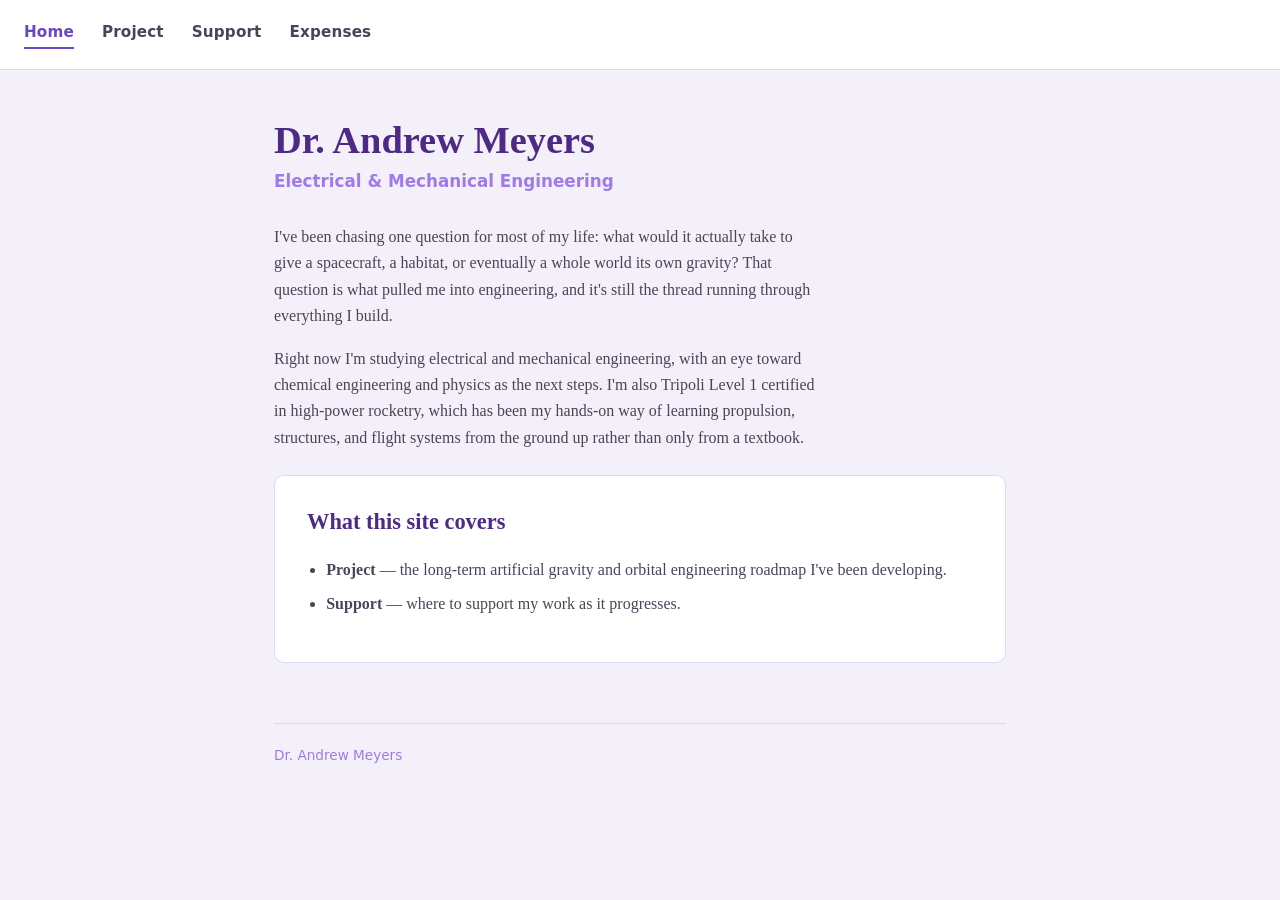
<file: index.html>
<!DOCTYPE html>
<html lang="en">
<head>
  <meta charset="UTF-8">
  <meta name="viewport" content="width=device-width, initial-scale=1.0">
  <title>Dr. Andrew Meyers</title>
  <link rel="stylesheet" href="style.css">
</head>
<body>

  <nav class="site-nav">
    <a href="index.html" aria-current="page">Home</a>
    <a href="project.html">Project</a>
    <a href="support.html">Support</a>
    <a href="expenses.html">Expenses</a>
  </nav>

  <main class="wrap">
    <h1>Dr. Andrew Meyers</h1>
    <p class="eyebrow">Electrical &amp; Mechanical Engineering</p>

    <p>
      I've been chasing one question for most of my life: what would it actually
      take to give a spacecraft, a habitat, or eventually a whole world its own
      gravity? That question is what pulled me into engineering, and it's still
      the thread running through everything I build.
    </p>

    <p>
      Right now I'm studying electrical and mechanical engineering, with an eye
      toward chemical engineering and physics as the next steps. I'm also
      Tripoli Level 1 certified in high-power rocketry, which has been my
      hands-on way of learning propulsion, structures, and flight systems from
      the ground up rather than only from a textbook.
    </p>

    <div class="panel">
      <h2 style="margin-top:0;">What this site covers</h2>
      <ul class="plain">
        <li><strong>Project</strong> — the long-term artificial gravity and
          orbital engineering roadmap I've been developing.</li>
        <li><strong>Support</strong> — where to support my work as it
          progresses.</li>
      </ul>
    </div>

    <footer>Dr. Andrew Meyers</footer>
  </main>

</body>
</html>
</file>
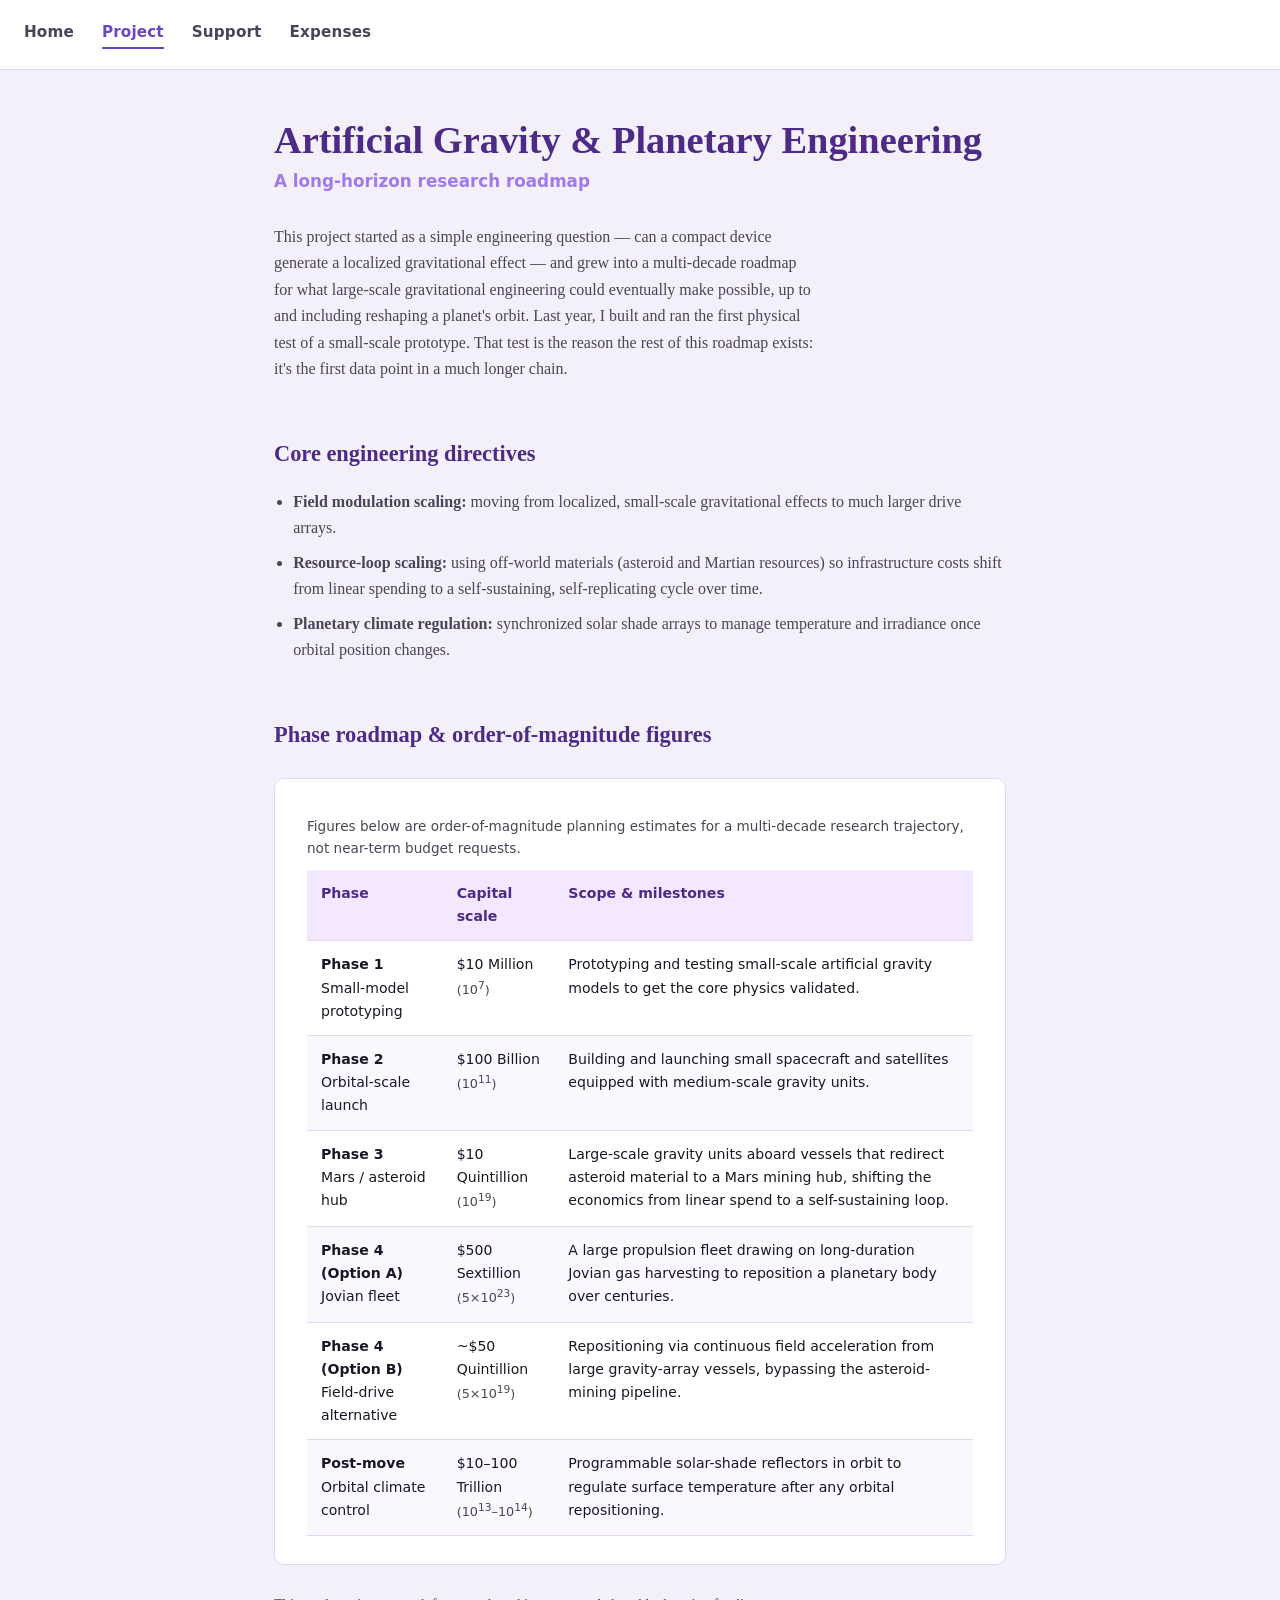
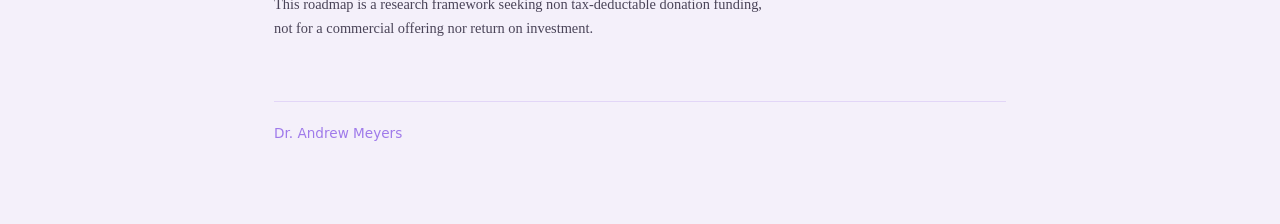
<file: project.html>
<!DOCTYPE html>
<html lang="en">
<head>
  <meta charset="UTF-8">
  <meta name="viewport" content="width=device-width, initial-scale=1.0">
  <title>Project — Dr. Andrew Meyers</title>
  <link rel="stylesheet" href="style.css">
</head>
<body>

  <nav class="site-nav">
    <a href="index.html">Home</a>
    <a href="project.html" aria-current="page">Project</a>
    <a href="support.html">Support</a>
    <a href="expenses.html">Expenses</a>
  </nav>

  <main class="wrap">
    <h1>Artificial Gravity &amp; Planetary Engineering</h1>
    <p class="eyebrow">A long-horizon research roadmap</p>

    <p>
      This project started as a simple engineering question — can a compact
      device generate a localized gravitational effect — and grew into a
      multi-decade roadmap for what large-scale gravitational engineering
      could eventually make possible, up to and including reshaping a
      planet's orbit. Last year, I built and ran the first physical test of a
      small-scale prototype. That test is the reason the rest of this roadmap
      exists: it's the first data point in a much longer chain.
    </p>

    <h2>Core engineering directives</h2>
    <ul class="plain">
      <li><strong>Field modulation scaling:</strong> moving from
        localized, small-scale gravitational effects to much larger drive
        arrays.</li>
      <li><strong>Resource-loop scaling:</strong> using off-world materials
        (asteroid and Martian resources) so infrastructure costs shift from
        linear spending to a self-sustaining, self-replicating cycle over
        time.</li>
      <li><strong>Planetary climate regulation:</strong> synchronized solar
        shade arrays to manage temperature and irradiance once orbital
        position changes.</li>
    </ul>

    <h2>Phase roadmap &amp; order-of-magnitude figures</h2>
    <div class="panel">
      <table>
        <caption>
          Figures below are order-of-magnitude planning estimates for a
          multi-decade research trajectory, not near-term budget requests.
        </caption>
        <thead>
          <tr>
            <th>Phase</th>
            <th>Capital scale</th>
            <th>Scope &amp; milestones</th>
          </tr>
        </thead>
        <tbody>
          <tr>
            <td><strong>Phase 1</strong><br>Small-model prototyping</td>
            <td>$10 Million<br><span class="exp">(10<sup>7</sup>)</span></td>
            <td>Prototyping and testing small-scale artificial gravity
              models to get the core physics validated.</td>
          </tr>
          <tr>
            <td><strong>Phase 2</strong><br>Orbital-scale launch</td>
            <td>$100 Billion<br><span class="exp">(10<sup>11</sup>)</span></td>
            <td>Building and launching small spacecraft and satellites
              equipped with medium-scale gravity units.</td>
          </tr>
          <tr>
            <td><strong>Phase 3</strong><br>Mars / asteroid hub</td>
            <td>$10 Quintillion<br><span class="exp">(10<sup>19</sup>)</span></td>
            <td>Large-scale gravity units aboard vessels that redirect
              asteroid material to a Mars mining hub, shifting the economics
              from linear spend to a self-sustaining loop.</td>
          </tr>
          <tr>
            <td><strong>Phase 4 (Option A)</strong><br>Jovian fleet</td>
            <td>$500 Sextillion<br><span class="exp">(5×10<sup>23</sup>)</span></td>
            <td>A large propulsion fleet drawing on long-duration Jovian
              gas harvesting to reposition a planetary body over centuries.</td>
          </tr>
          <tr>
            <td><strong>Phase 4 (Option B)</strong><br>Field-drive alternative</td>
            <td>~$50 Quintillion<br><span class="exp">(5×10<sup>19</sup>)</span></td>
            <td>Repositioning via continuous field acceleration from large
              gravity-array vessels, bypassing the asteroid-mining pipeline.</td>
          </tr>
          <tr>
            <td><strong>Post-move</strong><br>Orbital climate control</td>
            <td>$10–100 Trillion<br><span class="exp">(10<sup>13</sup>–10<sup>14</sup>)</span></td>
            <td>Programmable solar-shade reflectors in orbit to regulate
              surface temperature after any orbital repositioning.</td>
          </tr>
        </tbody>
      </table>
    </div>

    <p style="margin-top:28px; font-size:0.9rem; color:var(--ink-muted);">
      This roadmap is a research framework seeking non tax-deductable donation funding, not for a commercial offering nor return on investment.
    </p>

    <footer>Dr. Andrew Meyers</footer>
  </main>

</body>
</html>
</file>
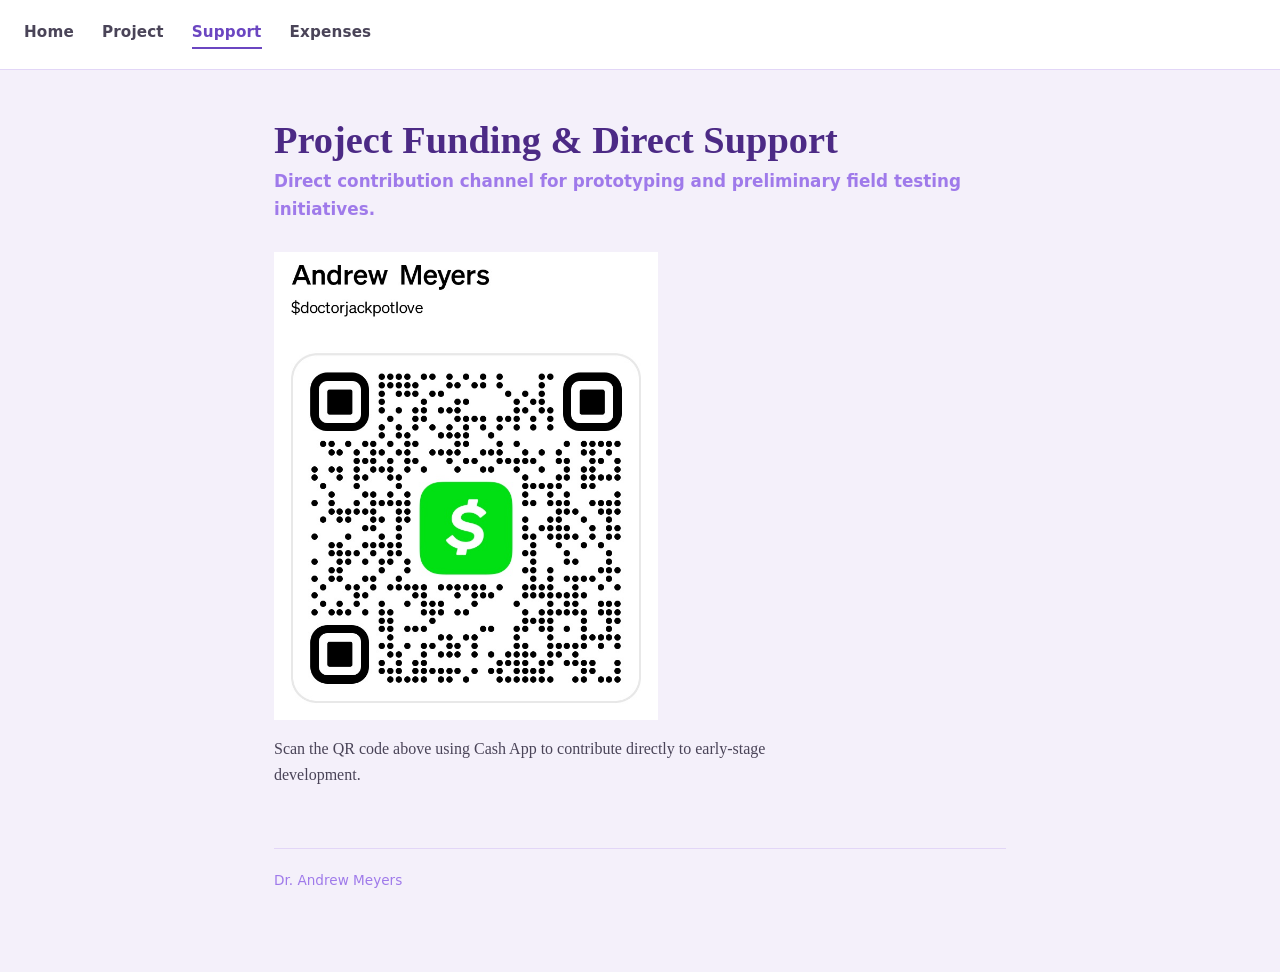
<file: support.html>
<!DOCTYPE html>
<html lang="en">
<head>
  <meta charset="UTF-8">
  <meta name="viewport" content="width=device-width, initial-scale=1.0">
  <title>Support — Dr. Andrew Meyers</title>
  <link rel="stylesheet" href="style.css">
</head>
<body>

  <nav class="site-nav">
    <a href="index.html">Home</a>
    <a href="project.html">Project</a>
    <a href="support.html" aria-current="page">Support</a>
    <a href="expenses.html">Expenses</a>
  </nav>

  <main class="wrap"><h1>Project Funding & Direct Support</h1>
        <p class="eyebrow">Direct contribution channel for prototyping and preliminary field testing initiatives.</p>

        <div class="funding-container">
            <!-- Container without height limits or clipping bounds -->
            <div class="cashapp-wrapper">
                <img src="cashapp.jpg" alt="Cash App QR Code and Payment Details" style="display:block; max-width:100%; max-height:52vh; width:auto; height:auto;">
            </div>
            <p class="footer-note">Scan the QR code above using Cash App to contribute directly to early-stage development.</p>

    <footer>Dr. Andrew Meyers</footer>
  </main>

</body>
</html>
</file>
<file: style.css>
/* ============================================
   Andrew Meyers — site stylesheet
   Lavender / dark purple / black theme
   ============================================ */

:root {
  --bg: #f4f0fa;              /* lavender background */
  --card-bg: #ffffff;
  --ink: #1a1626;              /* near-black, purple-tinted */
  --ink-muted: #4a4458;
  --purple-deep: #4c2a85;      /* dark purple for headings */
  --purple: #6b46c1;           /* primary purple */
  --lavender-accent: #9f7aea;
  --border: #e2d6f7;
  --max-width: 780px;
}

* {
  box-sizing: border-box;
}

html {
  scroll-behavior: smooth;
}

body {
  margin: 0;
  background: var(--bg);
  color: var(--ink);
  font-family: "Iowan Old Style", "Palatino Linotype", Georgia, serif;
  line-height: 1.65;
  -webkit-font-smoothing: antialiased;
}

.wrap {
  max-width: var(--max-width);
  margin: 0 auto;
  padding: 48px 24px 80px;
}

/* ---- Nav ---- */
nav.site-nav {
  display: flex;
  gap: 28px;
  padding: 20px 24px;
  border-bottom: 1px solid var(--border);
  background: var(--card-bg);
  font-family: system-ui, -apple-system, "Segoe UI", sans-serif;
  font-size: 0.95rem;
}

nav.site-nav a {
  color: var(--ink-muted);
  text-decoration: none;
  font-weight: 600;
  letter-spacing: 0.01em;
}

nav.site-nav a:hover,
nav.site-nav a[aria-current="page"] {
  color: var(--purple);
}

nav.site-nav a[aria-current="page"] {
  border-bottom: 2px solid var(--purple);
  padding-bottom: 2px;
}

/* ---- Headings ---- */
h1 {
  font-size: 2.4rem;
  color: var(--purple-deep);
  margin: 0 0 6px;
  line-height: 1.15;
}

h2 {
  font-size: 1.4rem;
  color: var(--purple-deep);
  margin-top: 2.4em;
  margin-bottom: 0.5em;
}

.eyebrow {
  font-family: system-ui, sans-serif;
  color: var(--lavender-accent);
  font-weight: 600;
  font-size: 1.05rem;
  margin: 0 0 28px;
}

p {
  color: var(--ink-muted);
  max-width: 68ch;
}

/* ---- Cards / panels ---- */
.panel {
  background: var(--card-bg);
  border: 1px solid var(--border);
  border-radius: 10px;
  padding: 28px 32px;
  margin-top: 24px;
}

/* ---- Roadmap table ---- */
table {
  width: 100%;
  border-collapse: collapse;
  font-family: system-ui, sans-serif;
  font-size: 0.88rem;
  margin-top: 8px;
}

caption {
  text-align: left;
  font-family: system-ui, sans-serif;
  font-size: 0.85rem;
  color: var(--ink-muted);
  margin-bottom: 10px;
}

th, td {
  text-align: left;
  padding: 12px 14px;
  border-bottom: 1px solid var(--border);
  vertical-align: top;
}

th {
  background: #f3e8ff;
  color: var(--purple-deep);
  font-weight: 700;
}

tr:nth-child(even) td {
  background: #faf7fe;
}

.exp {
  color: var(--ink-muted);
  font-size: 0.8rem;
}

/* ---- Lists ---- */
ul.plain {
  padding-left: 1.2em;
  color: var(--ink-muted);
}

ul.plain li {
  margin-bottom: 8px;
}

/* ---- Connect links ---- */
.connect-list a {
  color: var(--purple);
  font-weight: 600;
  text-decoration: none;
}

.connect-list a:hover {
  text-decoration: underline;
}

/* ---- Footer ---- */
footer {
  margin-top: 60px;
  padding-top: 20px;
  border-top: 1px solid var(--border);
  font-family: system-ui, sans-serif;
  font-size: 0.85rem;
  color: var(--lavender-accent);
}

/* ---- Focus visibility ---- */
a:focus-visible,
button:focus-visible {
  outline: 2px solid var(--purple);
  outline-offset: 2px;
}

@media (max-width: 600px) {
  h1 { font-size: 1.9rem; }
  .wrap { padding: 32px 18px 60px; }
  table, thead, tbody, th, td, tr { font-size: 0.78rem; }
}
</file>
